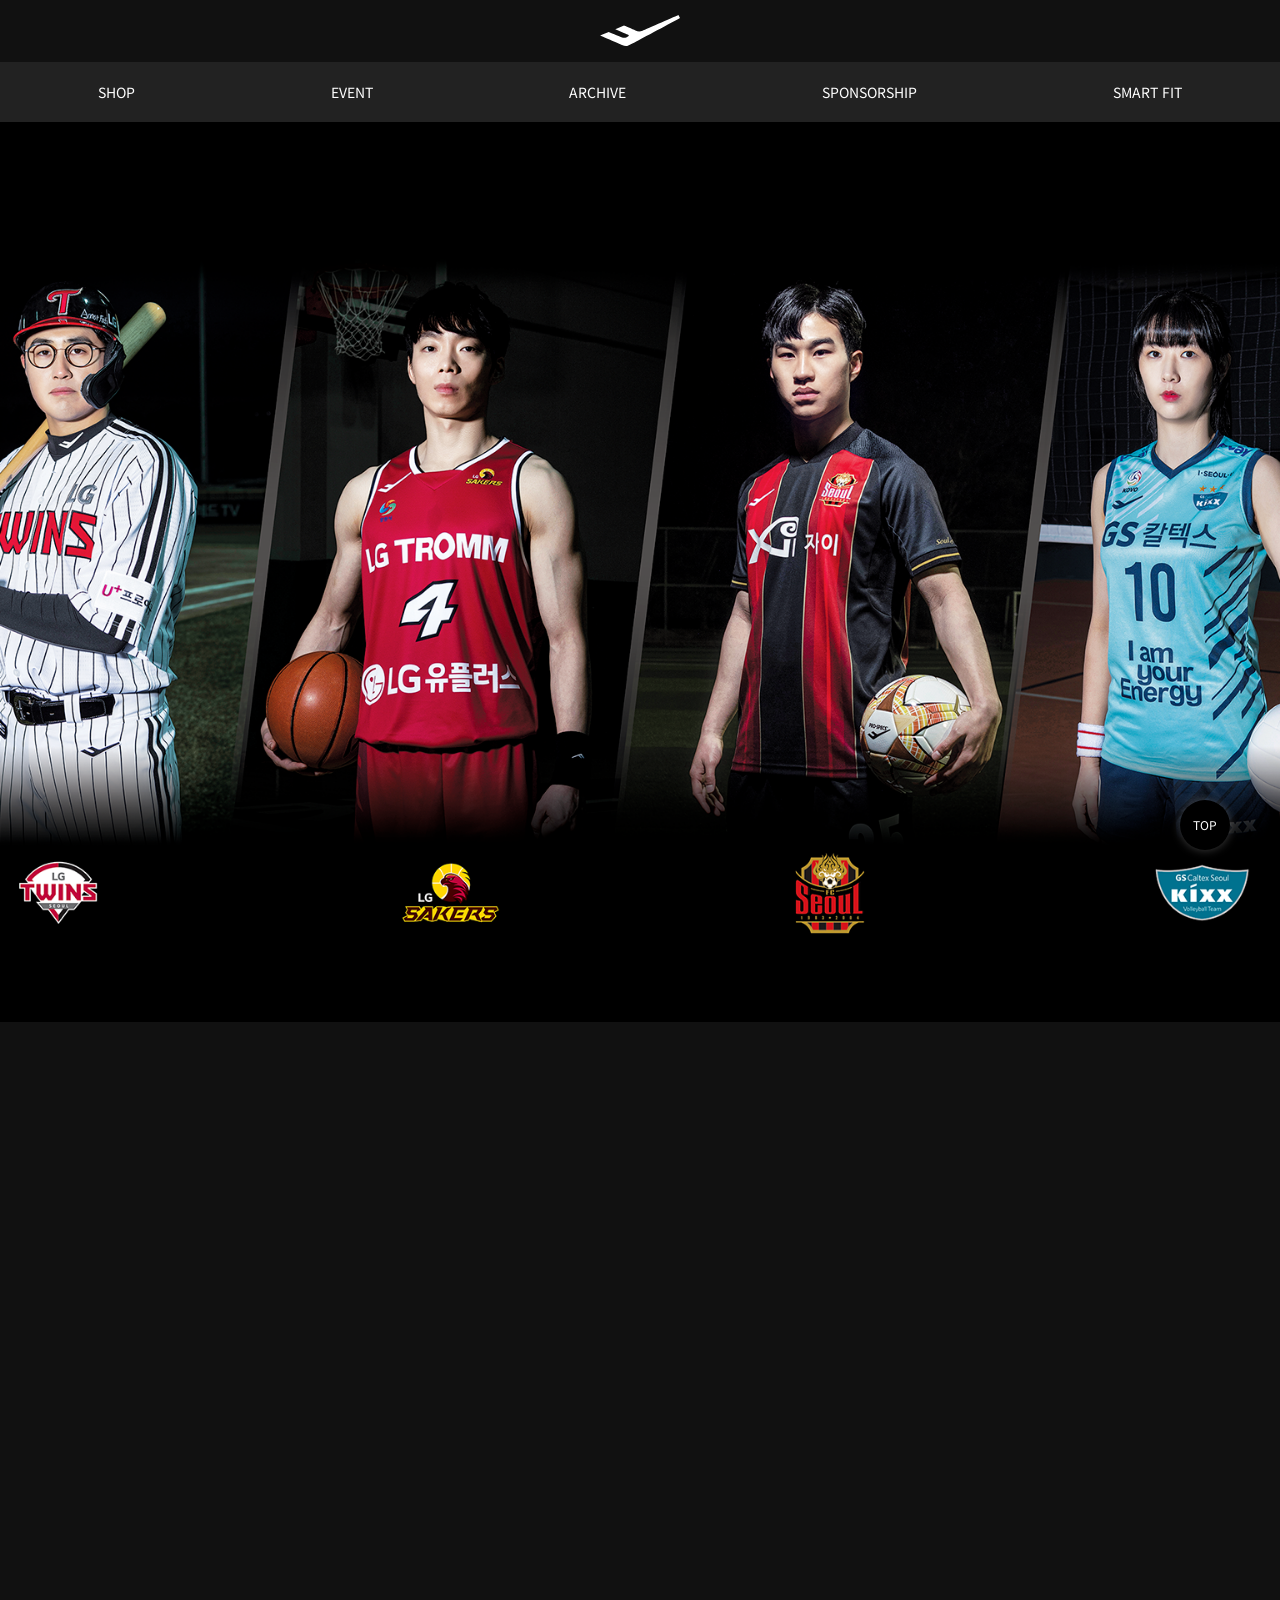
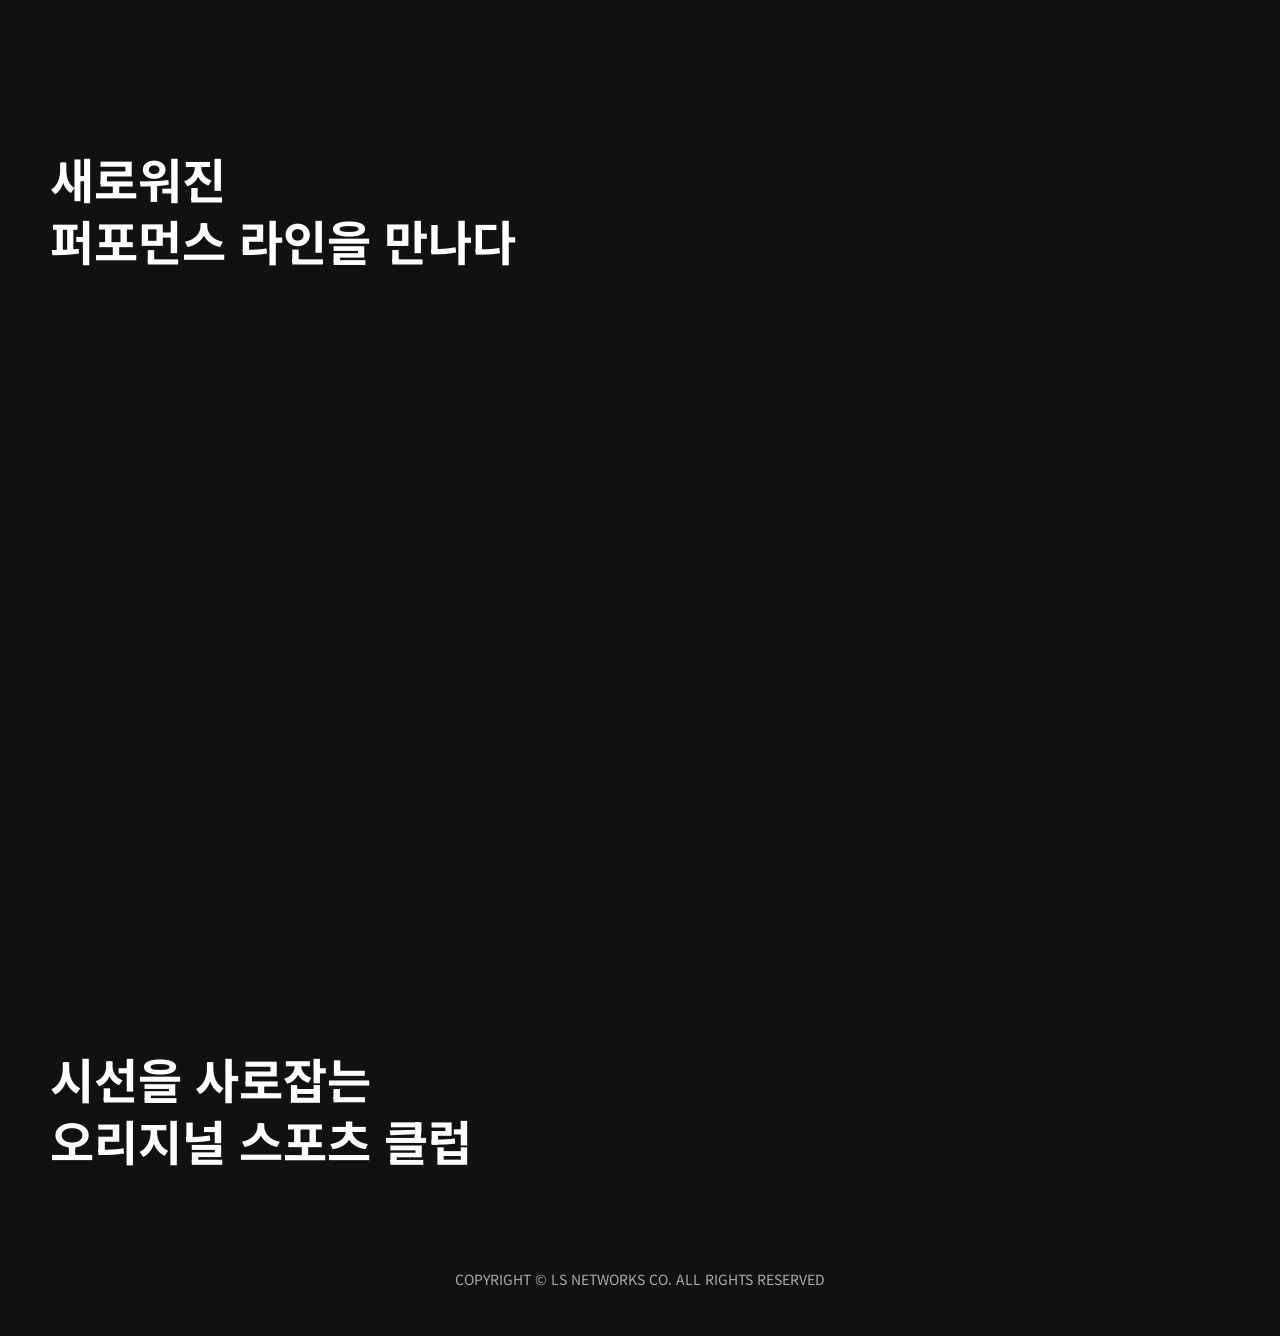
<file: 01-prospecs/index.html>
<!DOCTYPE html>
<html lang="ko">
<head>
    <meta charset="UTF-8">
    <meta http-equiv="X-UA-Compatible" content="IE=edge">
    <meta name="viewport" content="width=device-width, initial-scale=1.0">
    <title>프로스펙스</title>
    <link rel="shortcut icon" href="./images/logo.svg" type="image/x-icon">
    <link rel="stylesheet" href="reset.css">
    <style>
        body, html {
            background-color:#111;
            scroll-behavior: smooth;
        }
        /* Firefox */
        html {scrollbar-width: 10px;;scrollbar-color: #222 #e73b3b;}
        /* Opera */
        html::-o-scrollbar {width: 10px;}
        html::-o-scrollbar-thumb {background-color: #222;border-radius: 5px;}
        /* Chrome, Safari, Edge 등 웹킷 기반 브라우저 */
        ::-webkit-scrollbar {width: 10px;}
        ::-webkit-scrollbar-track {box-shadow: inset 0 0 5px rgba(0, 0, 0, 0.3);}
        ::-webkit-scrollbar-thumb {background-color: #222;border-radius: 5px;}
        #top_btn {
            width:50px; line-height:50px; display:block; font-size:0.75rem;
            border-radius:50%; text-align:center;
            position:fixed; right:50px; bottom:50px; z-index:999;
            background:#000; color:#fff;
            box-shadow:0 0 10px rgba(255,255,255,0.25);
        }
        /* 헤더, 메인, footer, nav을 그룹으로 묶어서 최소너비크기 1000px으로 설정해서 1000px 이하로 작아지지 않게 함  */
        header,main,footer,nav {min-width:1000px;}
        header {text-align:center; padding:15px 0;}
        header img {width:80px;}
        nav {
            width:100%; margin:0 auto; background:#222;
            display:flex; justify-content:space-around; 
            /* -----------스크롤 내릴 시 내비고정 css */
            position:sticky; top:0; z-index: 900;
        }
        nav a {position:relative; display:inline-block; line-height:60px; padding:0 20px; color:#fff; font-size:0.875rem;}
        nav a::after {display:block; position:absolute; content:''; background:#e73b3b; width:100%; height:1px; bottom:1px; left:0; display:none;}/* a 아래에 밑줄 가로 부모따르고 세로 1px display:none; */
        nav a:hover {color:#e73b3b;} /* a에 마우스를 올리명 a의 글자색이 빨강 */
        nav a:hover::after {display:block;}/* a에 마우스를 올리면 after가 display:block; */
        main {}
        main section {
            height:100vh; /* vh 뷰포트 높이 (뷰포트 = 사용자가 보는 화면 높이) */
            background-size:cover;
            background-position:center;
            position:relative;
            /* background section 선택자로 전체 섹션 이미지 동일하게 관리  */
        }
        /* nth로 나눈이유는 이미지를 다르게 넣기 위해 */
        main section:nth-child(1) {background-image:url(images/optimize1.png);}
        main section:nth-child(2) {
            background-image:url(https://images.unsplash.com/photo-1566932769119-7a1fb6d7ce23?q=80&w=1470&auto=format&fit=crop&ixlib=rb-4.1.0&ixid=M3wxMjA3fDB8MHxwaG90by1wYWdlfHx8fGVufDB8fHx8fA%3D%3D);
            background-attachment: fixed;
        }
        main section:nth-child(3) {background-image:url(https://images.unsplash.com/photo-1461896836934-ffe607ba8211?q=80&w=1470&auto=format&fit=crop&ixlib=rb-4.1.0&ixid=M3wxMjA3fDB8MHxwaG90by1wYWdlfHx8fGVufDB8fHx8fA%3D%3D);}
        main section h2 {/* absolute사용된 이유 글자(화면이 작아지든 크든) 왼쪽아래로 넣기 위해서 */
            position:absolute; left:50px; bottom:50px;
            font-size:3rem; font-weight:700; line-height:1.3; color:#fff;
        }
        footer {font-size:0.875rem; color:#aaa; text-align:center; padding:50px 0;}
    </style>
</head>
<body>
    <a href="#2" id="top_btn">TOP</a>
    <!-- 위 top 버튼(CTA) 클릭 시 section2번 위치로 이동하기 -->
    <header>
        <h1><img src="images/logo.svg" alt="프로스펙스"></h1>
    </header>
    <nav>
        <a href="#shop" >SHOP</a>
        <a href="#club">EVENT</a>
        <a href="#">ARCHIVE</a>
        <a href="#">SPONSORSHIP</a>
        <a href="#">SMART FIT</a>
    </nav>
    <main>
        <section id="shop"></section>
        <section id="2"><h2>새로워진<br>퍼포먼스 라인을 만나다</h2></section>
        <section id="club"><h2>시선을 사로잡는<br>오리지널 스포츠 클럽</h2></section>
    </main>
    <footer>COPYRIGHT &copy; LS NETWORKS CO. ALL RIGHTS RESERVED
    </footer>
</body>
</html>
</file>
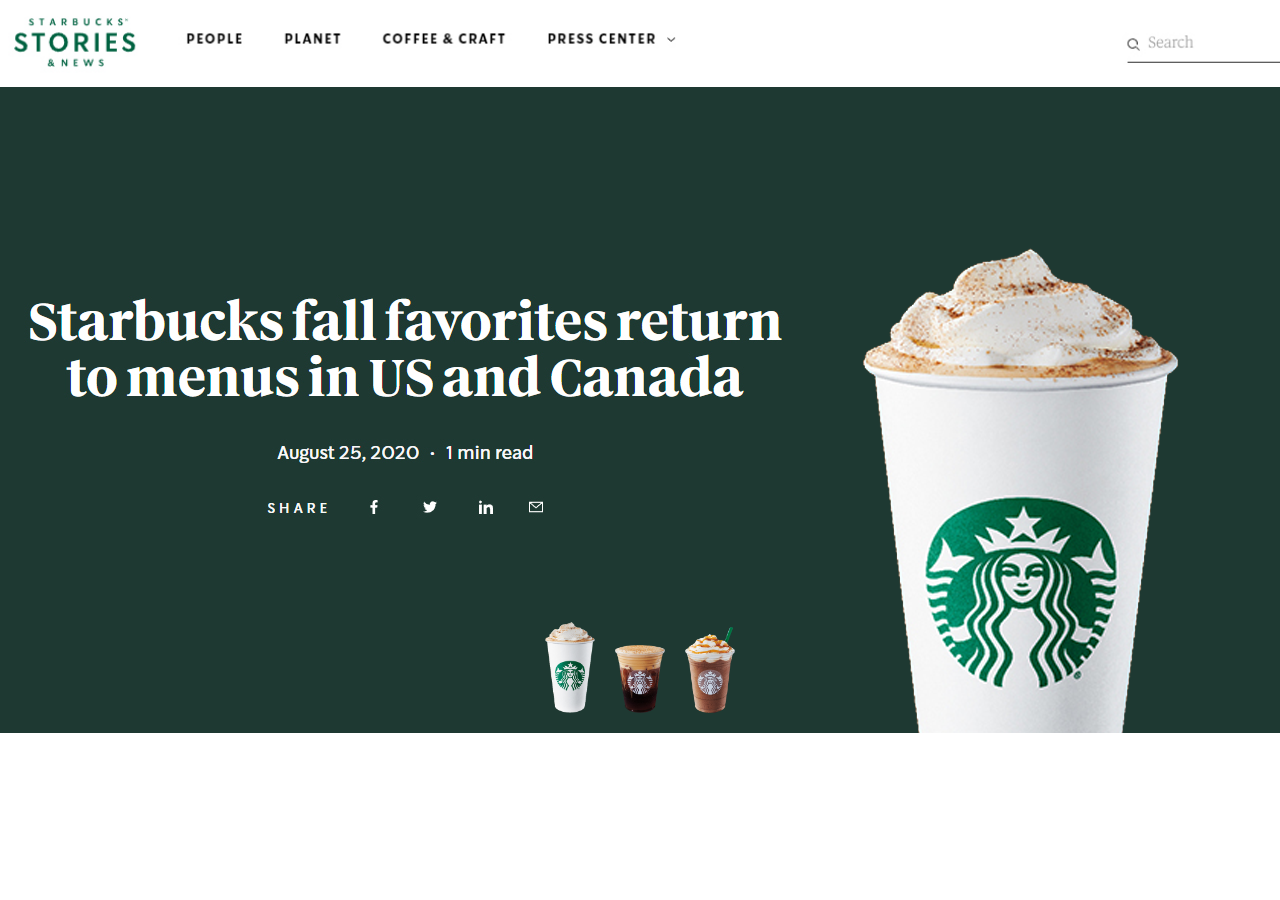
<file: 02-starbucks-hero/index.html>
<!DOCTYPE html>
<html lang="ko">
<head>
    <meta charset="UTF-8">
    <meta http-equiv="X-UA-Compatible" content="IE=edge">
    <meta name="viewport" content="width=device-width, initial-scale=1.0">
    <title>스타벅스 코리아</title>
    <link rel="stylesheet" href="reset.css">
    <style>
        header, #v_c {width:1400px; margin:0 auto;}
        header img {width:100%;}
        #visual {
            background:#1e3932; padding:200px 0;
            position:relative; overflow:hidden;
        }
        #v_img {
            position:absolute; right:100px; bottom:-100px;
        }
        #v_btn {
            position:absolute; left:0; bottom:20px; width:100%;
            display:flex; justify-content: center;
        }
        #v_btn a {
            width:50px; margin:0 10px; 
            display:flex; align-items:flex-end;
            
        }
        #v_btn a:hover img {
            transform:translateY(-50px) ;
        }
        #v_btn a img {width:100%; transition:transform 0.5s;}
    </style>
    <script>
        window.onload=function(){

            

        }//e:onload
    </script>
</head>
<body>
    <div id="wrap">
        <header><img src="coffee_images/starbucks_header.jpg" alt=""></header>
    </div>
    <div id="visual">
        <div id="v_c">
            <img src="coffee_images/starbucks_title.jpg" alt="">
        </div>
        <div id="v_img">
            <img src="coffee_images/starbucks1.png" alt="" id="starbucks_img">
        </div>
        <div id="v_btn">
            <a href="#"><img src="coffee_images/starbucks1.png" alt=""></a>
            <a href="#"><img src="coffee_images/starbucks2.png" alt=""></a>
            <a href="#"><img src="coffee_images/starbucks3.png" alt=""></a>
        </div>
    </div>
</body>
</html>
</file>
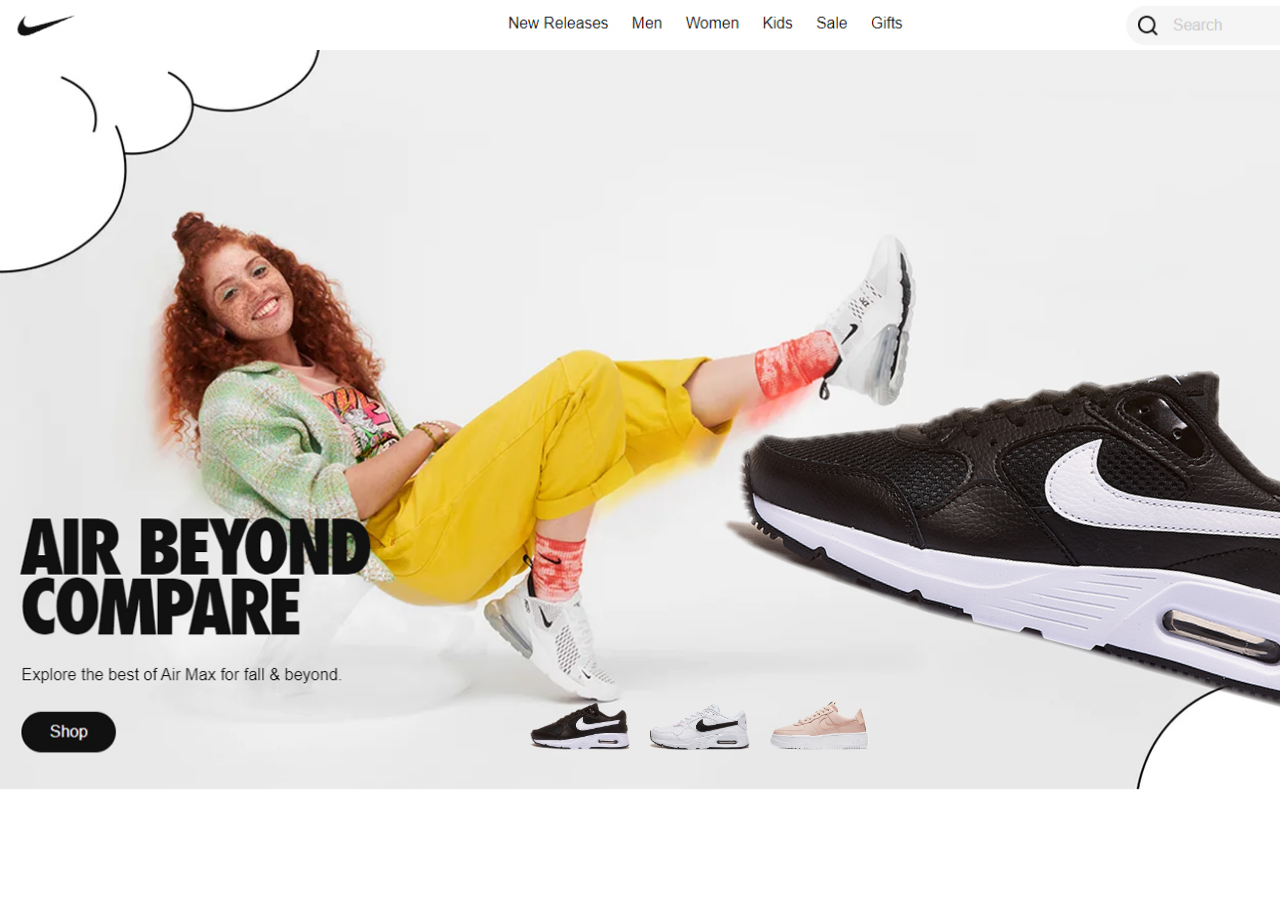
<file: 03-nike/index.html>
<!DOCTYPE html>
<html lang="ko">
<head>
    <meta charset="UTF-8">
    <meta http-equiv="X-UA-Compatible" content="IE=edge">
    <meta name="viewport" content="width=device-width, initial-scale=1.0">
    <title>나이키</title>
    <link rel="stylesheet" href="reset.css">
    <style>
        header, #v_c {width:1400px; margin:0 auto;}
        header img {width:100%;}
        #visual {
            background:url(images/nike_bg.jpg) no-repeat center; 
            width: 1400px; height: 750px; margin:0 auto;
            background-size: auto 100%;
            position:relative; overflow:hidden;
        }
        #v_img {
            position: absolute;
            right: 0px;
            bottom: 150px;
            
            transform: rotate(15deg);
        }
        #v_btn {
            position:absolute; left:0; bottom:50px; width:100%;
            display:flex; justify-content: center;
        }
        #v_btn a {
            width:100px; margin:0 10px; 
            display:flex; align-items:flex-end;
        }
        #v_btn a img {width:100%; transform-origin:right bottom; transition:transform 0.3s;}
        #v_btn a:hover img {
            transform: rotate(15deg);
        }
    </style>
    <script>
        window.onload=function(){

            

        }//e:onload
    </script>
</head>
<body>
    <div id="wrap">
        <header><img src="images/nike_header.jpg" alt=""></header>
    </div>
    <div id="visual">
        <div id="v_img">
            <img src="images/nike1.png" alt="" id="nike_img">
        </div>
        <div id="v_btn">
            <a href="#"><img src="images/nike1.png" alt=""></a>
            <a href="#"><img src="images/nike2.png" alt=""></a>
            <a href="#"><img src="images/nike3.png" alt=""></a>
        </div>
    </div>
</body>
</html>
</file>
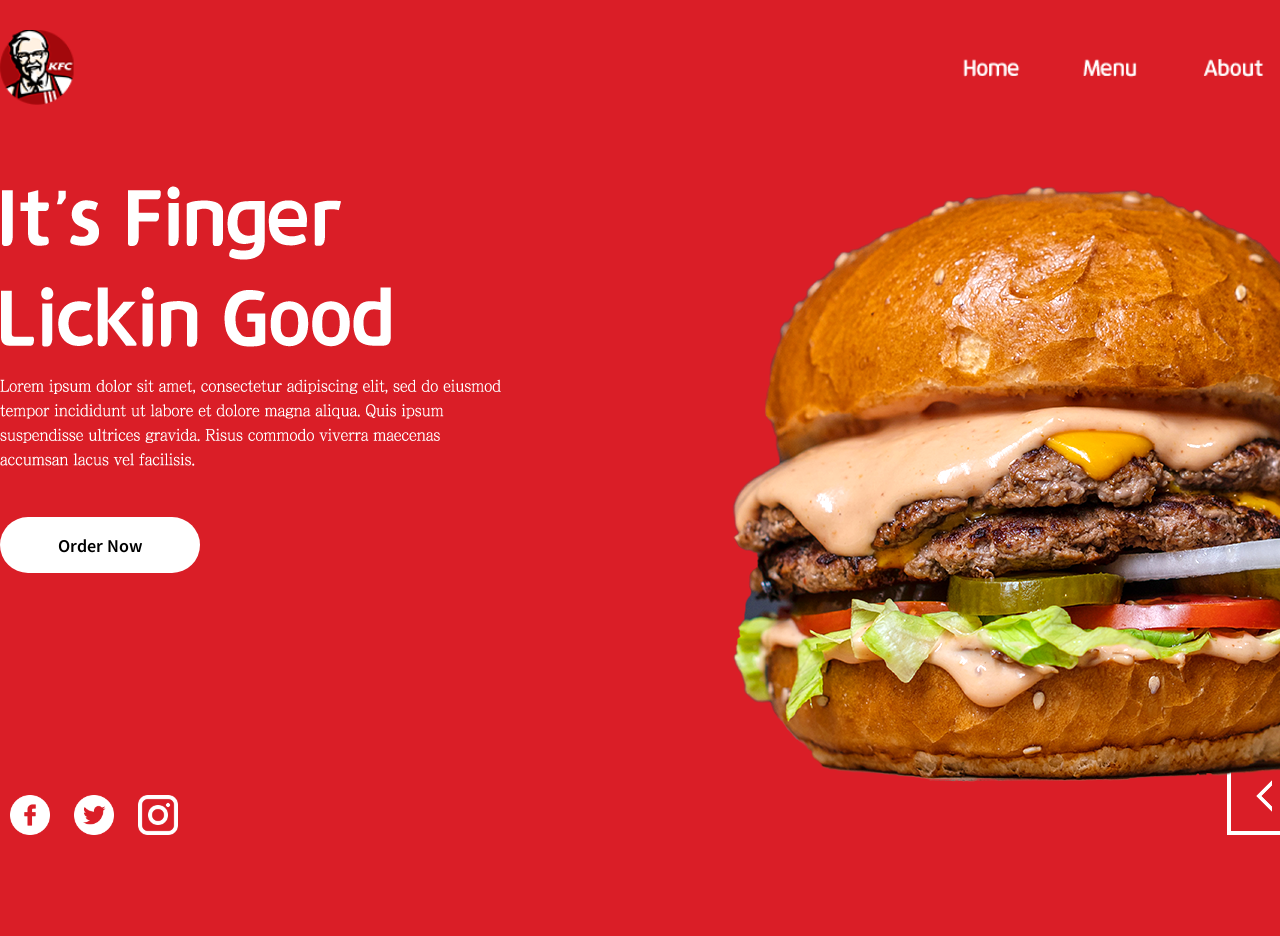
<file: 04-kfc/index.html>
<!DOCTYPE html>
<html lang="ko">
<head>
    <meta charset="UTF-8">
    <meta http-equiv="X-UA-Compatible" content="IE=edge">
    <meta name="viewport" content="width=device-width, initial-scale=1.0">
    <title>KFC</title>
    <link rel="stylesheet" href="reset.css">
    <style>
        body, html {background:#da1e27;}
        header, main {width:1400px; margin:0 auto;}
        header {padding:30px 0;}
        header img {width:100%;}
        main {height:800px; position:relative; display:flex; justify-content:space-between; padding:50px 0 0;}
        main .txt #order {
            background:#fff; border-radius:50px; text-align:center; padding:20px 0;
            display:inline-block; margin-top:50px; font-weight:600;
            width:200px; color:#000;
        }
        main .txt #order:hover {
            color:#da1e27; width:250px; box-shadow: 0 0 10px #fff;
        }
        #sns {position:absolute; left:0; bottom:100px;}
        #sns a {
            display:inline-block; width:40px; margin:0 10px;
            position:relative; top:0;
        }
        #sns a:hover img {
            transform: translateY(-25px);
        }
        #sns a img {width:100%; transition:transform 0.5s;}
        #dynamic #img {position:relative; z-index: 100;}
        #dynamic .img #big {}
        #dynamic #btn {display:flex; position:absolute; right:0; bottom:100px; z-index:10;}
        #dynamic #btn a {margin:0 5px;}
        #dynamic #btn a#prev { }
        #dynamic #btn a#next {rotate:180deg;}
    </style>
    <script>
        window.onload=function(){

            const bigImg = document.querySelector('#big');
            const prevBtn = document.querySelector('#prev');
            const nextBtn = document.querySelector('#next');
            console.log(bigImg,prevBtn,nextBtn);

            // 이전버튼을 누르면 감자튀김
            prevBtn.addEventListener('click',bigImgSrc1);
            function bigImgSrc1(){
                bigImg.src = './images/menu2.png';
            }
            nextBtn.addEventListener('click',bigImgSrc2);
            function bigImgSrc2(){
                bigImg.src = './images/menu3.png';
            }
            // 다음버튼을 누르면 치즈버거

        }//e:onload
    </script>
</head>
<body>
    <div id="wrap">
        <header><img src="images/kfc_header.png" alt=""></header>
        <main>
            <div class="txt">
                <p><img src="images/sub_title.png" alt=""></p>
                <a href="#" id="order">Order Now</a>
            </div>
            <div id="sns">
                <a href="#"><img src="images/facebook.png" alt=""></a>
                <a href="#"><img src="images/twitter.png" alt=""></a>
                <a href="#"><img src="images/instagram.png" alt=""></a>
            </div>
            <div id="dynamic">
                <div id="img">
                    <img src="images/menu1.png" alt="" id="big">
                </div>
                <div id="btn">
                    <a href="#" id="prev"><img src="images/prev_next.png" alt=""></a>
                    <a href="#" id="next"><img src="images/prev_next.png" alt=""></a>
                </div>
            </div>
        </main>
    </div>
</body>
</html>
</file>
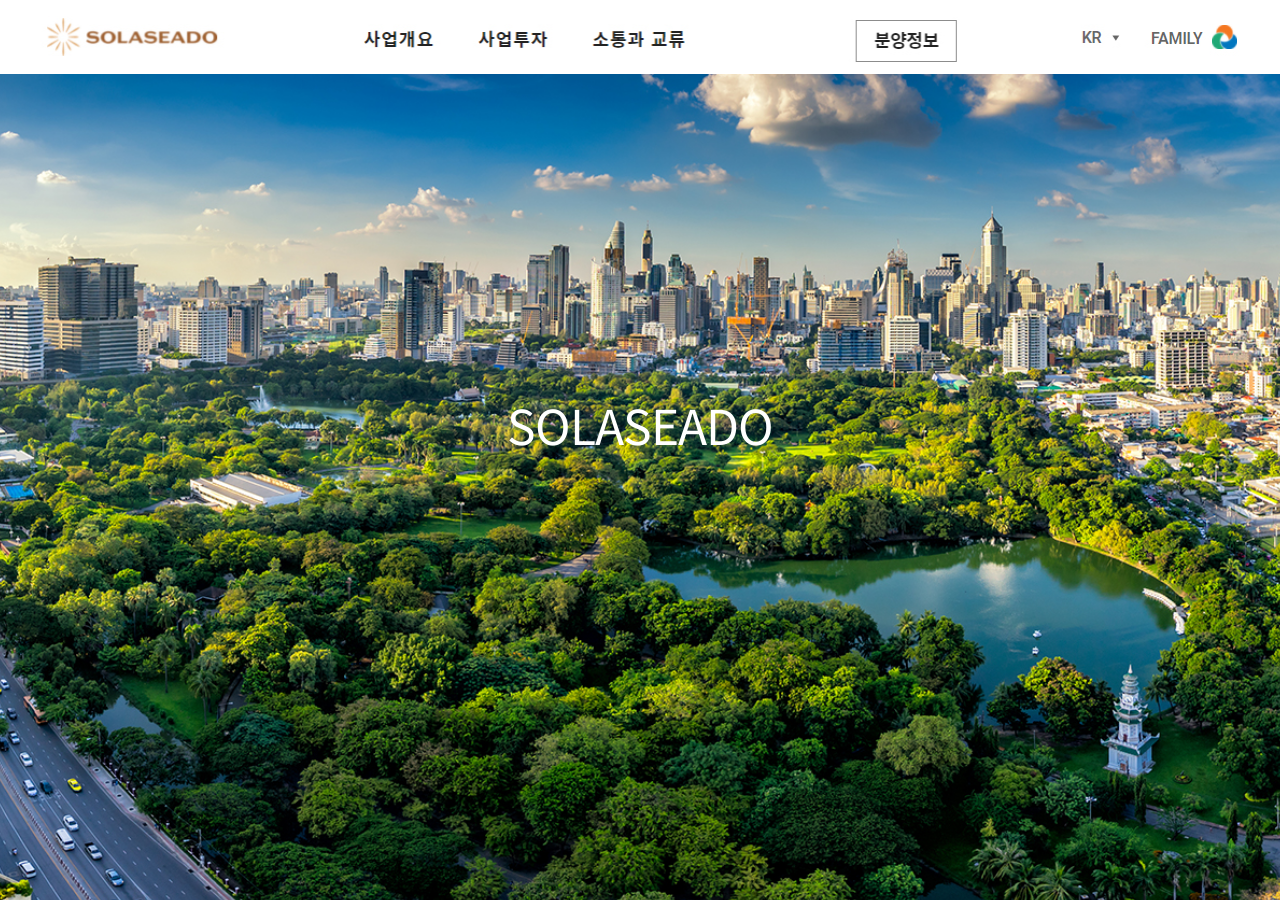
<file: 06-sola/index.html>
<!DOCTYPE html>
<html lang="ko">
<head>
    <meta charset="UTF-8">
    <meta http-equiv="X-UA-Compatible" content="IE=edge">
    <meta name="viewport" content="width=device-width, initial-scale=1.0">
    <title>태양의 도시 솔라시도</title>
    <link rel="stylesheet" href="reset.css">
    <style>
        body, html {
            font-family:'Noto Serif KR', serif;
            width:100%; height:100%; overflow:hidden;
        }
        /* design */
        .h_bg {background:#fff; position:fixed; left:0; top:0; width:100%; z-index:999;}
        .h_bg header {width:1200px; margin:0 auto;}
        .h_bg header img {width:100%;}
        .slide_wrap {max-width:1920px;}
        .slide_wrap .slide_c {position:relative;}
        .slide_wrap .slide_c .slide {
            position:absolute; left:0; top:0;
            width:100%; height:100vh;
            background-position:center;
            opacity:0; transition:opacity 0.5s;
            
        }
        .slide_wrap .slide_c .slide1 {
            background-image:url(images/bg1.jpg); 
            background-size: auto 130%;
            opacity:1; animation: bg 5s infinite alternate;

            
        }
        .slide_wrap .slide_c .slide2 {background-image:url(images/bg2.jpg);}
        .slide_wrap .slide_c .slide3 {background-image:url(images/bg3.jpg);}
        .slide_wrap .slide_c .slide p {
            text-align:center; color:#fff;
            font-size:3rem; letter-spacing:-1px;
            position:relative; top:400px;
            animation: txt 2s infinite alternate;
        }
        /* class */

        /* animation */
        @keyframes bg{
            0% {background-size:auto 130%;}
            100% {background-size:auto 140%;}
        }
        @keyframes txt {
            0% {opacity: 0; top:450px; font-size:3rem;}
            100% {opacity: 1; top:400px; font-size:3.5rem;}
        }
    </style>
    <script>
        window.onload=function(){

            

        }//e:onload
    </script>
</head>
<body>
    <div class="h_bg">
        <header>
            <img src="images/header.jpg" alt="">
        </header>
    </div>
    <div class="slide_wrap">
        <div class="slide_c">
            <div class="slide slide1"><p>SOLASEADO</p></div>
            <div class="slide slide2"><p>햇빛과 함께 행복을 꿈꾸는,</p></div>
            <div class="slide slide3"><p>솔라시도의 도전이 시작됩니다.</p></div>
        </div>
    </div>
</body>
</html>
</file>
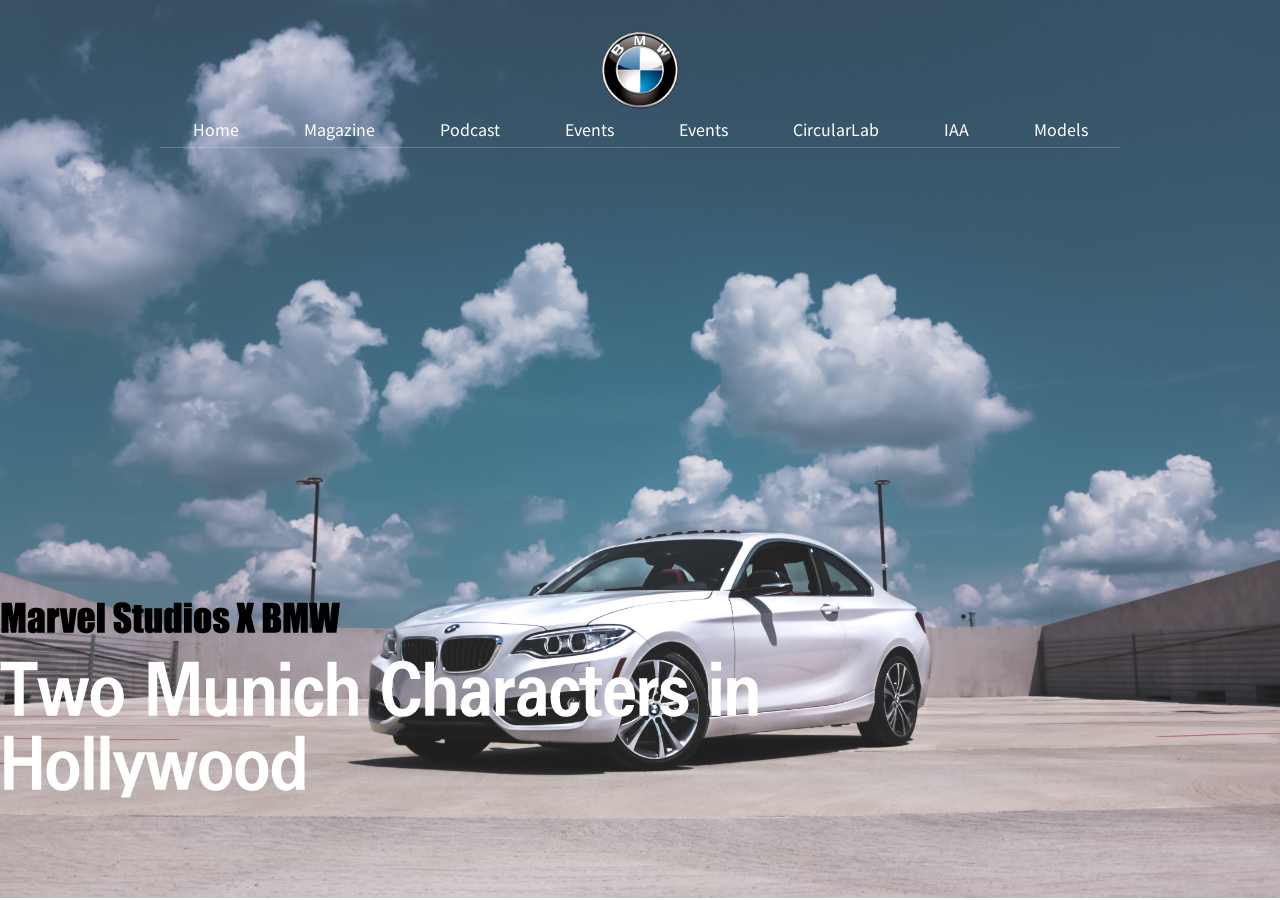
<file: 08-bmw/index.html>
<!DOCTYPE html>
<html lang="ko">
<head>
    <meta charset="UTF-8">
    <meta http-equiv="X-UA-Compatible" content="IE=edge">
    <meta name="viewport" content="width=device-width, initial-scale=1.0">
    <title>BMW 코리아</title>
    <link rel="stylesheet" href="reset.css">
    <style>
        #wrap {
            width:100%; /* height:100vh; */
            background:url(images/bmw_bg.jpg);
            background-position: center 70%;
            background-size:cover;
            position:relative;
        }
        header {
            width:1200px; margin:0 auto; padding:30px 0;
        }
        header h1 {width:80px; margin:0 auto;}
        header h1 img {width:100%;}
        header nav {
            border-bottom:1px solid rgba(255,255,255,0.2);
            width:80%; margin:0 auto; display:flex; justify-content:space-around;
        }
        header nav a {color:#fff; padding:10px 0; position:relative; }
        /* border는 단순 시각적인 밑줄 디자인일뿐 */
        header nav a::after {
            content:''; display:block; 
            width:100%; height:2px; background:#cae4ff;
            position:absolute; bottom:-1px; 
            transform: scale(0);/* 중심 기준으로 x축 크기 0 설정 (처음숨기기) */
            transition:transform 0.3s;
        }
        /* 중심축 특징으로 애니메이션 적용할 떈 항상 transform 속성 사용하기 */
        /* 크기 (scale) 이동(translate) 회전(rotate) 기울기(skew) */
        header nav a:hover::after {
            transform: scale(1);
            /* transform은 변형(크기,이동,회전,기울기)속성일뿐 애니메이션 속성 아님 */
            /* 사용자 이벤트와 함께 변경되는 CSS속성 애니메이견은 transition */
            /* 이벤트와 관계없이 자동 실행되는 CSS 속성 애니메니션은 keyframes, animation */
        }
        main {position:relative; width:1400px; height:80vh; margin:0 auto;}
        main img {
            position:absolute; left:0; bottom:100px;
        }

    </style>
    <script>
        window.onload=function(){

        }//e:onload
    </script>
</head>
<body>
    <div id="wrap">
        <header>
            <h1><img src="images/bmw_logo.png" alt=""></h1>
            <nav>
                <a href="#">Home</a>
                <a href="#">Magazine</a>
                <a href="#">Podcast</a>
                <a href="#">Events</a>
                <a href="#">Events</a>
                <a href="#">CircularLab</a>
                <a href="#">IAA</a>
                <a href="#">Models</a>
            </nav>
        </header>
        <main>
            <img src="images/sub_title.png" alt="">
        </main>
    </div>
</body>
</html>
</file>
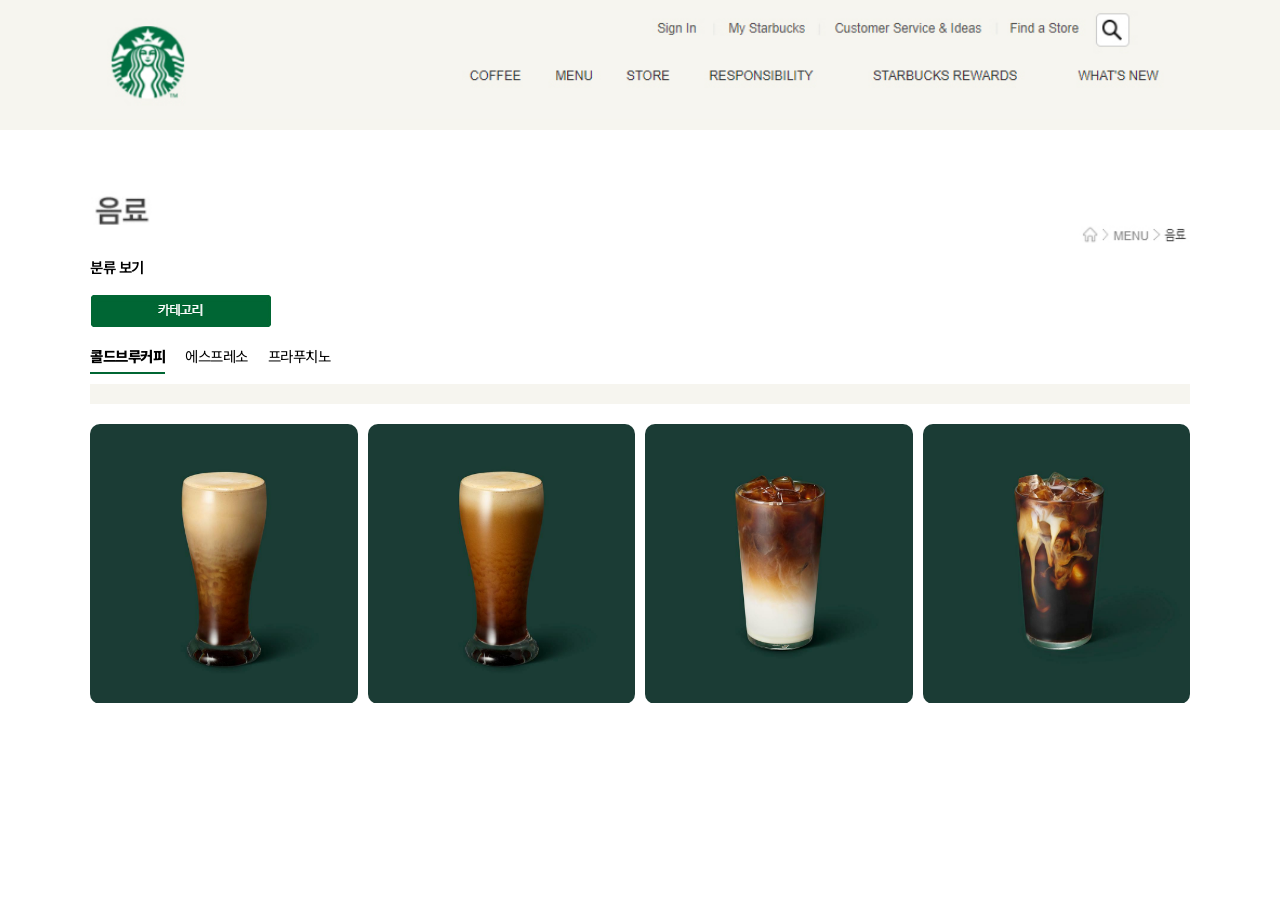
<file: 09-starbucks_details/index.html>
<!DOCTYPE html>
<html lang="ko">
<head>
    <meta charset="UTF-8">
    <meta http-equiv="X-UA-Compatible" content="IE=edge">
    <meta name="viewport" content="width=device-width, initial-scale=1.0">
    <title>음료 | 스타벅스 코리아</title>
    <link rel="stylesheet" href="reset.css">
    <style>
        /* design */
        #h_bg {background:#f6f5ef;}
        #h_bg header {width:1100px; margin:0 auto; padding:10px 0;}
        #h_bg header img {width:100%;}
        /* 메인 */
        main {width:1100px; margin:50px auto 0;}
        main .title img {width:100%;}
        main .sub_title {padding:0 0 20px; font-size:0.91rem; font-weight:600; letter-spacing:-0.5px;}
        /* 콜드브루~프라푸치노 카테고리메뉴  */
        main .category_menu {
            display:flex; justify-content:flex-start;
            padding:20px 0;
        }
        main .category_menu a {position:relative; font-size:0.91rem; letter-spacing:-0.5px;}
        main .category_menu a:nth-child(even) {margin:0 20px;}
        /* 커피메뉴리스트 */
        #menu_title {
            margin-bottom:20px; padding:10px;
            background: #f6f5ef; font-size:0.875rem; letter-spacing:-1px;
            display:flex; align-items:center;
        }
        #menu_title span {font-weight:800;}
        #menu_title img {padding:0 10px;}
        /* 메뉴내용 */
        .menu_contents {position:relative;}
        .menu_contents .menu {
            display:flex; justify-content:space-between;
            /* (위) .menu>a*4 옆으로 (row) 양쪽끝(s-b)으로 정렬속성 */
            position:absolute; left:0; top:0;
            /* (위) .menu_contents 부모기준 형제(menu*3개와 겹치는 정렬) */
            display:none;
        }
        .menu_contents .menu1 {display:flex;}
        /* .menu_contents .menu2 {display:flex;} */
        /* .menu_contents .menu3 {display:flex;} */
        .menu_contents .menu a {
            margin-right:10px; overflow:hidden; position:relative;
            border-radius:10px; 
        }
        .menu_contents .menu a:hover .info {
            /* display: block; */
            opacity: 1;
        }
        .menu_contents .menu a:last-child {margin-right:0}
        .menu_contents .menu a img {width:100%;}
        /* 커피정보 */
        .menu_contents .menu .info {
            background:rgba(0,102,51,0.8); /*#006633 == rgb(0,102,051)*/
            color:#fff;
            width:100%; height:100%; display:block;
            position:absolute; left:0; top:0;
            text-align:center;opacity: 0;
            transition:opacity 0.5s;
        }
        .menu_contents .menu .info span:first-child {padding-top:40%;}
        .menu_contents .menu .info span {
            display:block; font-weight: 600;
            line-height:1.5; color:#fff;
        }
        /* active class + animation */
        .active {font-weight:800;}
        .active::after {
            content:''; display:block;
            width:100%; height:2px; background:#006633;
            position:absolute; bottom:-10px; left:0;
        }
    </style>
    <script>
        window.onload=function(){

            // 자바스크립트 작성위치
            const coldBrewMenu = document.querySelector('.category_menu a:nth-child(1)');
            const esprossoMenu = document.querySelector('.category_menu a:nth-child(2)');
            const frappuMenu = document.querySelector('.category_menu a:nth-child(3)');
            
            const coldBrewContent = document.querySelector('.menu_contents .menu1');
            const esprossoContent = document.querySelector('.menu_contents .menu2 ');
            const frappuContent = document.querySelector('.menu_contents .menu3');

            console.log(coldBrewMenu,esprossoMenu,frappuMenu);
            console.log(coldBrewContent ,esprossoContent ,frappuContent );

            coldBrewMenu.addEventListener('click',coldUp);
            esprossoMenu.addEventListener('click',esUp);
            frappuMenu.addEventListener('click',fraUp);

            function allHide(){
                coldBrewContent.style.display='none';
                esprossoContent.style.display='none';
                frappuContent.style.display='none';
            }

            function coldUp(){
                allHide()
                coldBrewContent.style.display='flex'
            }
            function esUp(){
                allHide()
                esprossoContent.style.display='flex'
            }
            function fraUp(){
                allHide() 
                frappuContent.style.display='flex'
            }

        }//e:onload
    </script>
</head>
<body>
    <div id="h_bg">
        <header><img src="images/header.jpg" alt=""></header>
    </div>
    <main>
        <div class="title"><img src="images/category.jpg" alt=""></div>
        <div class="sub_title">분류 보기</div>
        <a href="#" class="category"><img src="images/category_title.jpg" alt=""></a>
        <div class="category_menu">
            <a href="#" class="active">콜드브루커피</a>
            <a href="#">에스프레소</a>
            <a href="#">프라푸치노</a>
        </div>
        <div id="menu_title"><!-- javascript --></div>
        <div class="menu_contents">
            <!-- ----------------------------------------------- 콜드브루-->
            <div class="menu menu1">
                <a href="#">
                    <img src="images/menu1-1.jpg" alt="">
                    <span class="info">
                        <span>콜드브루커피</span>
                        <span>50kcal</span>
                    </span>
                </a>
                <a href="#"><img src="images/menu1-2.jpg" alt=""><span class="info"><span>콜드브루커피</span><span>80kcal</span></span></a>
                <a href="#"><img src="images/menu1-3.jpg" alt=""><span class="info"><span>콜드브루커피</span><span>150kcal</span></span></a>
                <a href="#"><img src="images/menu1-4.jpg" alt=""><span class="info"><span>콜드브루커피</span><span>40kcal</span></span></a>
            </div>
            <!-- -----------------------------------------------에스프레소-->
            <div class="menu menu2">
                <a href="#">
                    <img src="images/menu2-1.jpg" alt="">
                    <span class="info">
                        <span>에스프레소</span>
                        <span>50kcal</span>
                    </span>
                </a>
                <a href="#"><img src="images/menu2-2.jpg" alt=""><span class="info"><span>에스프레소</span><span>80kcal</span></span></a>
                <a href="#"><img src="images/menu2-3.jpg" alt=""><span class="info"><span>에스프레소</span><span>150kcal</span></span></a>
                <a href="#"><img src="images/menu2-4.jpg" alt=""><span class="info"><span>에스프레소</span><span>40kcal</span></span></a>
            </div>
            <!-- ----------------------------------------------- 프라푸치노-->
            <div class="menu menu3">
                <a href="#">
                    <img src="images/menu3-1.jpg" alt="">
                    <span class="info">
                        <span>프라푸치노</span>
                        <span>50kcal</span>
                    </span>
                </a>
                <a href="#"><img src="images/menu3-2.jpg" alt=""><span class="info"><span>프라푸치노</span><span>80kcal</span></span></a>
                <a href="#"><img src="images/menu3-3.jpg" alt=""><span class="info"><span>프라푸치노</span><span>150kcal</span></span></a>
                <a href="#"><img src="images/menu3-4.jpg" alt=""><span class="info"><span>프라푸치노</span><span>40kcal</span></span></a>
            </div>
        </div>
    </main>
</body>
</html>
</file>
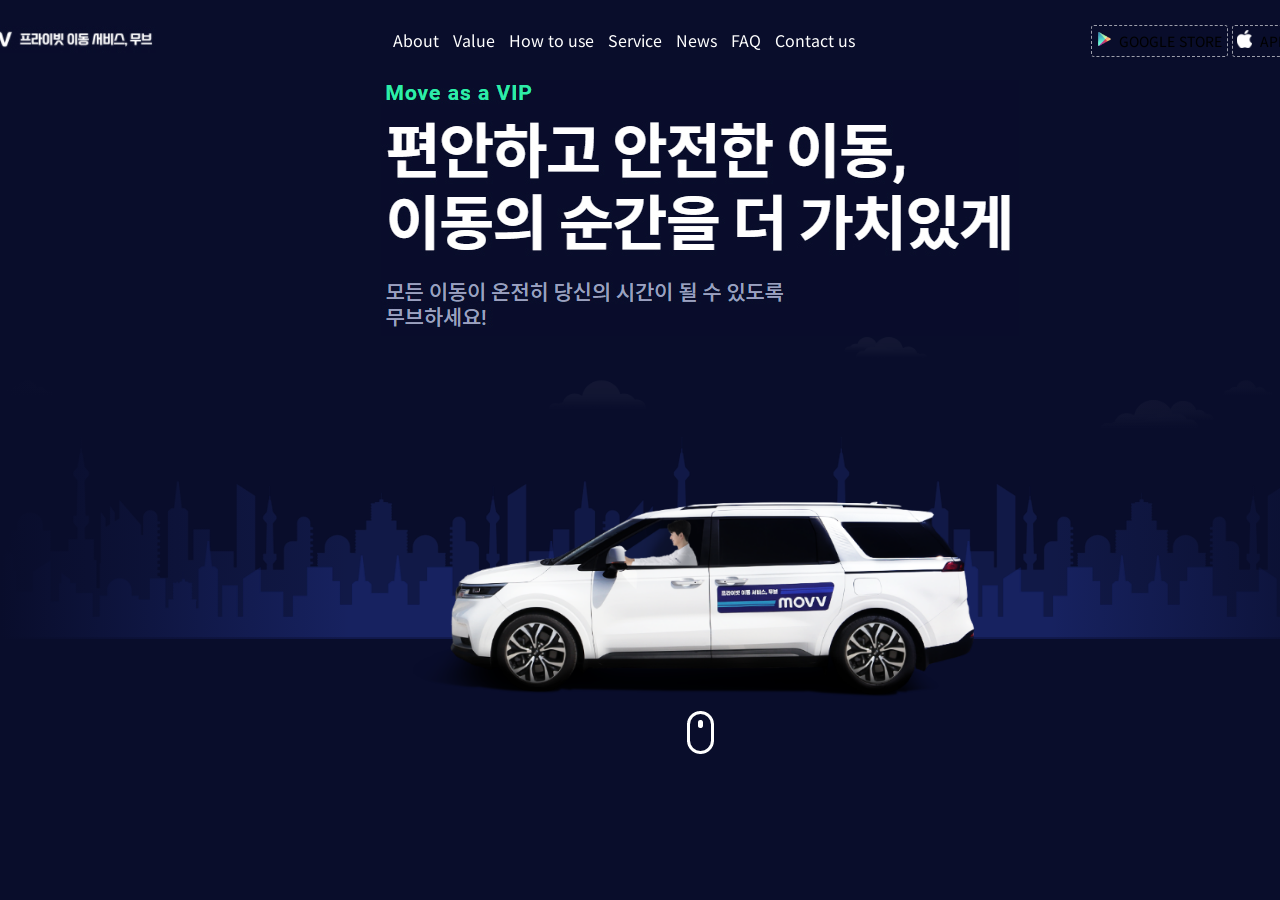
<file: 11-private/index.html>
<!DOCTYPE html>
<html lang="ko">
<head>
    <meta charset="UTF-8">
    <meta http-equiv="X-UA-Compatible" content="IE=edge">
    <meta name="viewport" content="width=device-width, initial-scale=1.0">
    <title>프라이빗 이동 서비스, 무브</title>
    <link rel="stylesheet" href="styles/reset.css">
    <link rel="stylesheet" href="styles/desktop.css">
    <link rel="stylesheet" href="styles/animation.css">
    <script>
        window.onload=function(){

        }//e:onload
    </script>
</head>
<body>
    <!-- rgb(9,13,43) , #1ECC8F-->
    <header>
        <h1><a href="#"><img src="images/logo.jpg" alt="프라이빗 이동 서비스, 무브"></a></h1>
        <nav>
            <a href="#">About</a>
            <a href="#">Value</a>
            <a href="#">How to use</a>
            <a href="#">Service</a>
            <a href="#">News</a>
            <a href="#">FAQ</a>
            <a href="#">Contact us</a>
        </nav>
        <div class="right">
            <a href="#">GOOGLE STORE</a>
            <a href="#">APP STORE</a>
        </div>
        <div class="mobile_nav_icon">
            <a href="#"><img src="images/btn_mobile_menu_w.png" alt=""></a>
        </div>
    </header>
    <main>
        <section class="txt">
            <img src="images/title.jpg" alt="편안하고 안전한 이동..">
        </section>
        <div class="bg_wrap">
            <div class="bg bg1"><!-- <img src="images/bg_cloud.png" alt=""> --></div>
            <div class="bg bg2"><!--<img src="images/bg_city1.png" alt=""> --></div>
            <div class="bg bg3"><!-- <img src="images/bg_city2.png" alt=""> --></div>
        </div>
        <!-- <ul class="car_list">
            <li><em>전세계 운행중인 도시</em><span>11개국 40여개 도시</span></li>
            <li><em>누적 이용고객</em><span>50,000명 이상</span></li>
            <li><em>누적 주행거리</em><span>1,000,000km 이상</span></li>
        </ul> -->
        <div class="car">
            <img src="images/img_car.png" alt="" id="car">
            <img src="images/img_tire.png" alt="" id="left_tire">
            <img src="images/img_tire.png" alt="" id="right_tire">
        </div>
        <div class="scroll">
            <img src="images/scroll.png" alt="">
        </div>
    </main>
</body>
</html>
</file>
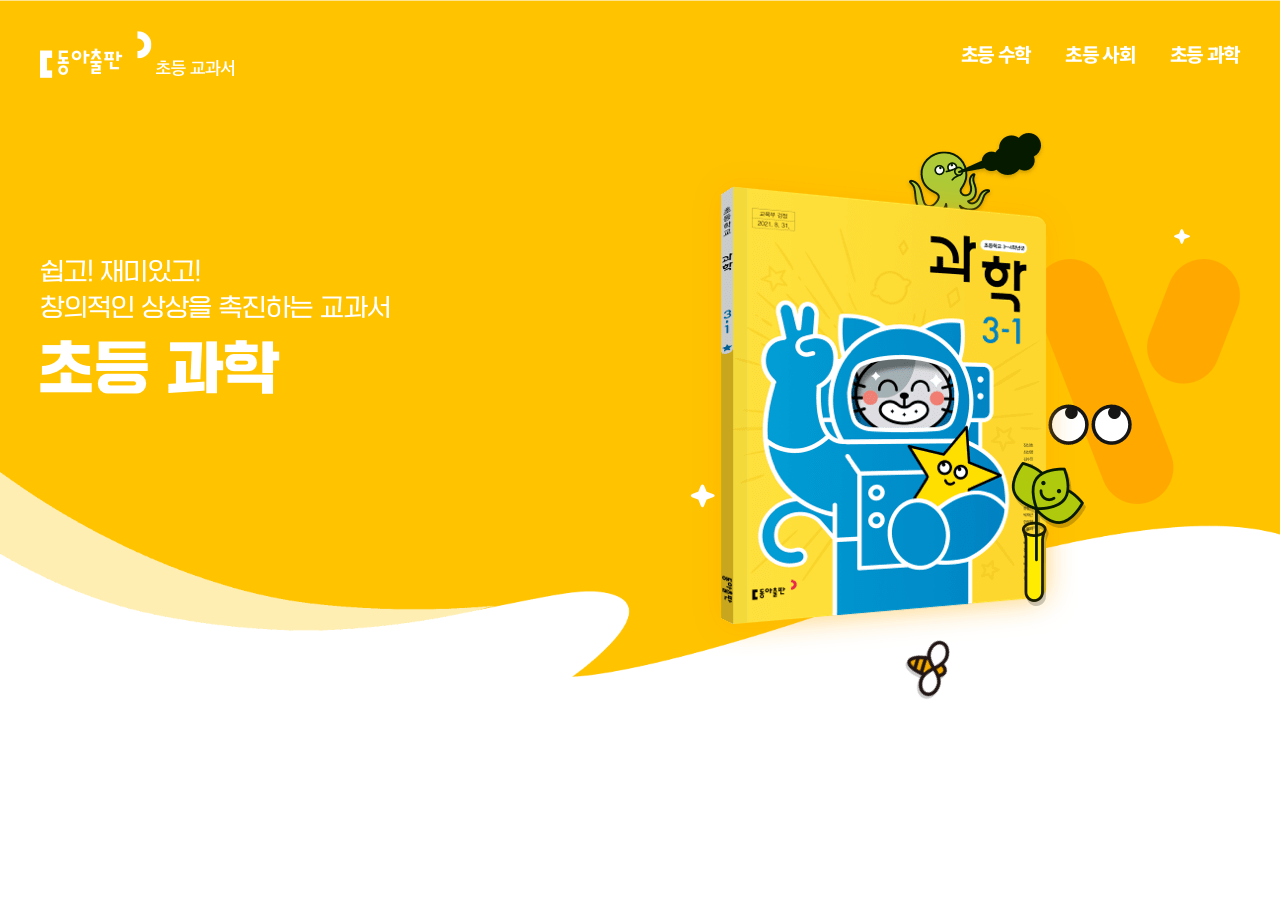
<file: 07-math/do_index.html>
<!DOCTYPE html>
<html lang="ko">
<head>
    <meta charset="UTF-8">
    <meta http-equiv="X-UA-Compatible" content="IE=edge">
    <meta name="viewport" content="width=device-width, initial-scale=1.0">
    <title>새로운 동아출판 초등교과서</title>
    <link rel="stylesheet" href="reset.css">
    <style>
        body {
            background:url(images4/main-bg5.png) no-repeat center top;
            background-size:1920px auto;
        }
        header {
            width:1200px; margin:0 auto; padding:30px 0;
            display:flex; justify-content:space-between; align-items:center;
        }
        header nav a {
            letter-spacing:-1.3px; color:#fff; font-size:1.2rem;
            text-decoration:none; margin-left:30px; font-weight:800;
        }
        /* 메인 */
        main {margin-top:150px; }
        main #visual {
            width:1200px; margin:0 auto; position:relative;
            display:flex; justify-content:space-between;
        }
        main #sub_title {
            display:flex; flex-flow:column wrap;
        }
        main #sub_title span:nth-child(2) {margin:20px 0 50px;}
        
        main #deco {position:relative; width:500px;height:350px; /* border:1px solid red; */}
        main #deco .obj {position:absolute;}
        /* 
        1(주황선) 2(책) 3(문어) 4(벌) 5(꽃병) 6(별1) 7(별2)
        */
        main #deco .obj1 {z-index:9; right:0; animation :rotate 1.5s linear alternate infinite;}
        main #deco .obj2 {z-index:10; top:-100px; left:-50px; animation: book 1s both;}
        main #deco .obj3 {z-index:9; right:190px; top:0; animation:oct 1s both;}
        main #deco .obj4 {z-index:11; right:0; bottom:0; animation:bee 1s both;}
        main #deco .obj5 {z-index:11; right:150px; bottom:0; animation: rotate 1.5s linear alternate-reverse infinite;}
        main #deco .obj6 {z-index:12; left:-50px; bottom:100px; animation: star 1.5s alternate infinite;}
        main #deco .obj7 {z-index:12; right:50px; top:-30px; animation: star 1.5s alternate infinite;}
        
        /* 애니메이션 */
        @keyframes oct {
            0% {transform: translateY(0px);}
            100% {transform: translateY(-135px);}
        }
        @keyframes bee {
            0% {transform: translate(0) rotate(0deg);}
            100% {transform: translate(-280px, 90px) rotate(50deg);;}
        }
        @keyframes book {
            0% {transform: translateX(40px);}
            100% {transform: translateX(0px);}
        }
        @keyframes star {
            0% {scale: 1;}
            100% {scale: 1.4;}
        }
        @keyframes rotate {
            0% {rotate: 0deg;}
            100% {rotate: 30deg;}
        }
    </style>
</head>
<body>
        <header>
            <h1><a href="#"><img src="images4/logo-top.png" alt="동아출판 초등교과서"></a></h1>
            <nav>
                <a href="#">초등 수학</a>
                <a href="#">초등 사회</a>
                <a href="#">초등 과학</a>
            </nav>
        </header>
        <main>
            <div id="visual">
                <div id="sub_title">
                    <span><img src="images4/main-top-banner5-txt1.png" alt="쉽고 재미있고"></span>
                    <span><img src="images4/main-top-banner5-txt2.png" alt="초등 과학"></span>
                    <!--  <div class="loading">
                        <span>01</span>
                        <span class="bar"></span>
                        <span class="btn play"><img src="images4/ico-play.png" alt=""></span>
                        <span class="btn left"><img src="images4/ico-left3.png" alt=""></span>
                        <span class="btn right"><img src="images4/ico-right3.png" alt=""></span>
                    </div> -->
                </div>
                <div id="deco">
                    <span class="obj obj1"><img src="images4/main-top-banner5-obj1.png" alt=""></span>
                    <span class="obj obj2"><img src="images4/main-top-banner5-obj2.png" alt=""></span>
                    <span class="obj obj3"><img src="images4/main-top-banner5-obj3.png" alt=""></span>
                    <span class="obj obj4"><img src="images4/main-top-banner5-obj4.png" alt=""></span>
                    <span class="obj obj5"><img src="images4/main-top-banner5-obj5.png" alt=""></span>
                    <span class="obj obj6"><img src="images4/main-top-banner4-obj6.png" alt=""></span>
                    <span class="obj obj7"><img src="images4/main-top-banner4-obj7.png" alt=""></span>
                </div>
            </div>
        </main>
</body>
</html>
</file>
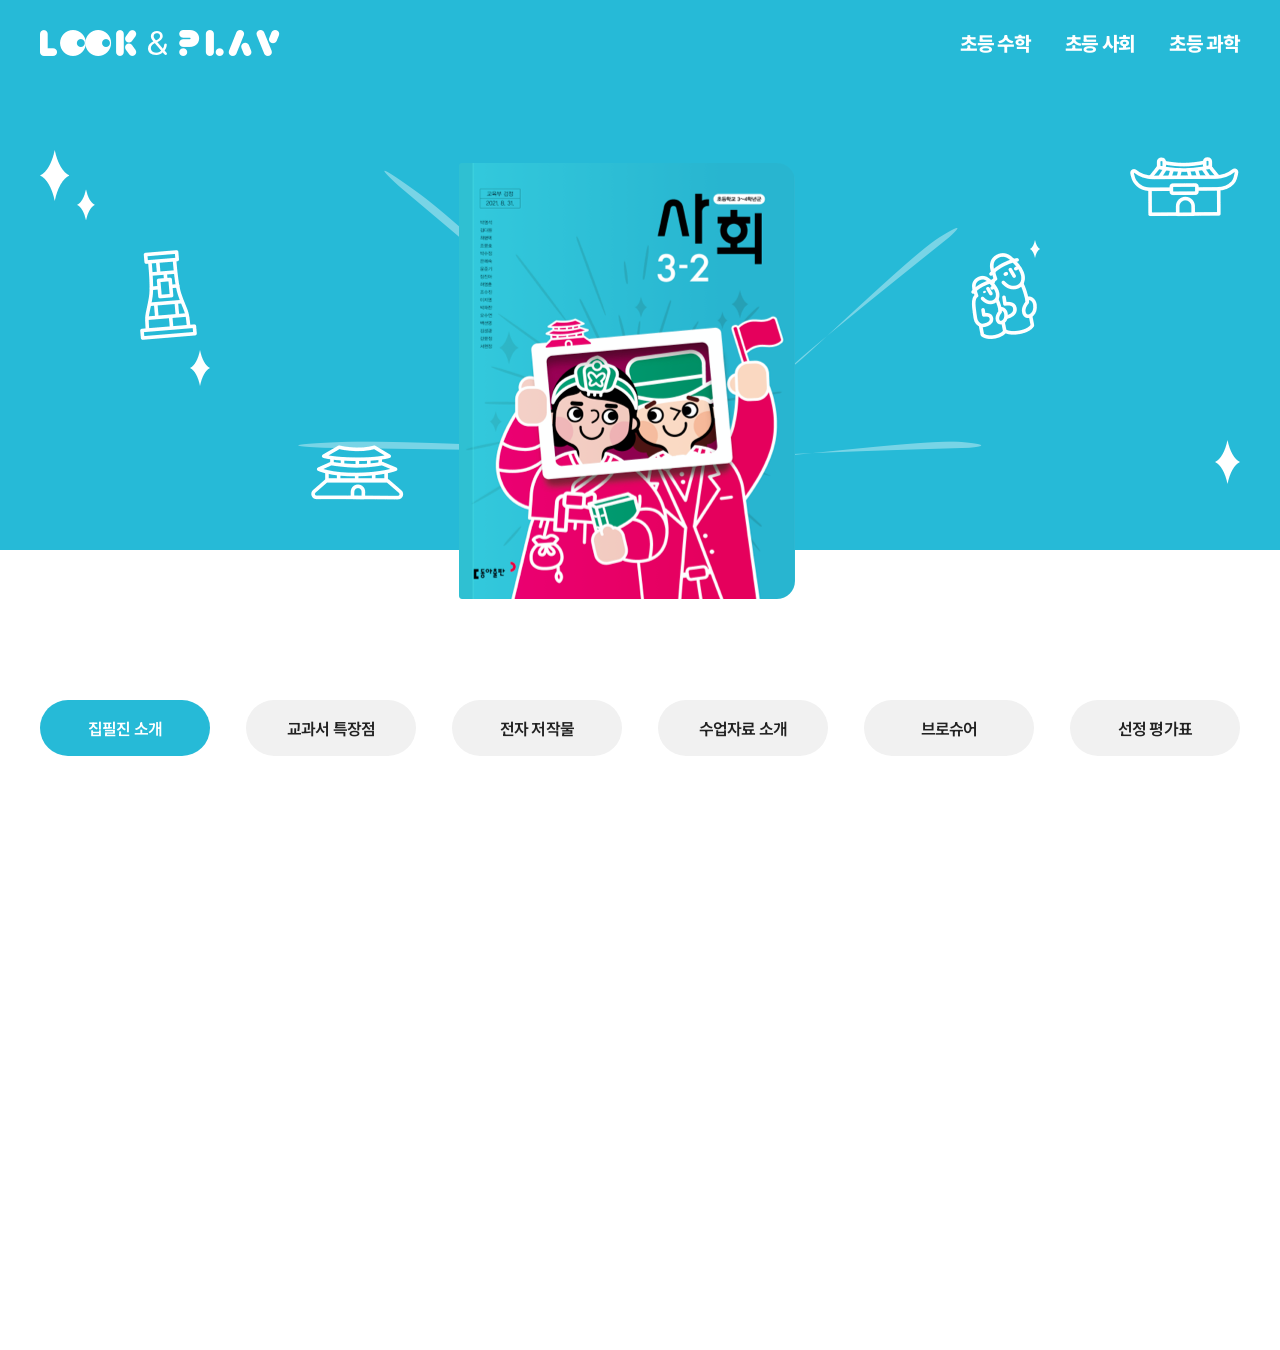
<file: 07-math/look_index.html>
<!DOCTYPE html>
<html lang="ko">
<head>
    <meta charset="UTF-8">
    <meta http-equiv="X-UA-Compatible" content="IE=edge">
    <meta name="viewport" content="width=device-width, initial-scale=1.0">
    <title>새로운 동아출판 초등교과서</title>
    <link rel="stylesheet" href="reset.css">
    <style>
        header {
            z-index:999; 
            position:fixed; left:50%; top:0; width:1200px; margin-left:-600px;
            display:flex; justify-content:space-between; align-items:center;
            padding:30px 0;
        }
        header nav a {
            letter-spacing:-1.3px; color:#fff; font-size:1.2rem;
            text-decoration:none; margin-left:30px; font-weight:800;
        }
        /* 메인 */
        main {height:150vh; }
        main #visual {background:#26bad7; min-width:1200px; margin:0 auto; height:550px; position:relative;}
        main #visual #deco {position:relative; width:1200px; margin:0 auto;}
        main #visual #deco .obj {position:absolute;}

        main #visual #deco .obj1 {
            top:170px; left:50%; margin-left:-342px;
            animation:rotate1 18s alternate infinite linear;
        }
        main #visual #deco .obj2 {
            left:0; top:150px;
            animation: scale 3s alternate infinite linear;
            
        }
        main #visual #deco .obj3 {
            left:100px; top:250px;
            animation:rotate1 1.8s alternate infinite linear;
        }
        main #visual #deco .obj4 {
            left:150px; top:350px;
            animation: scale 3s alternate infinite linear;
        }
        main #visual #deco .obj5 {
            right:0; top:150px;
            animation:rotate1 1.8s alternate-reverse infinite linear;
        }
        main #visual #deco .obj6 {
            right:200px; top:250px;
            animation:rotate1 1.8s alternate infinite linear;
        }
        main #visual #deco .obj7 {
            right:200px; top:240px;
            animation: scale 3s alternate infinite linear;
        }
        main #visual #deco .obj8 {
            left:270px; top:440px;
            animation:rotate1 1.8s alternate-reverse infinite linear;
        }
        main #visual #deco .obj9 {
            right:0; top:440px;
            animation: scale 3s alternate infinite linear;
        }

        main #book_center {
            position:absolute; 
            left:50%; bottom:-50px; margin-left:-181px;
            display:flex;
        }
        /* 카테고리 */
        main .category {
            display:flex; justify-content:space-between;
            width:1200px; margin:150px auto 0;
        }
        main .category a {
            text-decoration:none; width:170px;
            border-radius:50px; padding:20px 0; letter-spacing:-0.9px; font-weight:600;
            text-align:center; background:#f1f1f1; color:#222;
        }
        main .category a.active {background:#26bad7; color:#fff;}

        /* 애니메이션 */
        @keyframes rotate1 {
            0% {transform: rotate(0deg);}
            100% {transform: rotate(30deg);}
        }
        @keyframes scale {
            0% {transform: scale(1);}
            100% {transform: scale(1.4);}
        }
        /* @keyframes rotate2{
            0% {transform: rotate(0deg);}
            100% {transform: rotate(80deg);}
        } */

    </style>
</head>
<body>
    <header>
        <h1><a href="#"><img src="images3/logo-top-sub.png" alt="LOOK & PLAY"></a></h1>
        <nav>
            <a href="#">초등 수학</a>
            <a href="#">초등 사회</a>
            <a href="#">초등 과학</a>
        </nav>
    </header>
    <main>
        <div id="visual">
            <div id="deco">
                <span class="obj obj1"><img src="images3/sub-top-obj1.png" alt=""></span>
                <span class="obj obj2"><img src="images3/sub3-top-obj1.png" alt=""></span>
                <span class="obj obj3"><img src="images3/sub3-top-obj2.png" alt=""></span>
                <span class="obj obj4"><img src="images3/sub3-top-obj3.png" alt=""></span>
                <span class="obj obj5"><img src="images3/sub3-top-obj4.png" alt=""></span>
                <span class="obj obj6"><img src="images3/sub3-top-obj5.png" alt=""></span>
                <span class="obj obj7"><img src="images3/sub3-top-obj6.png" alt=""></span>
                <span class="obj obj8"><img src="images3/sub3-top-obj7.png" alt=""></span>
                <span class="obj obj9"><img src="images3/sub3-top-obj8.png" alt=""></span>
            </div>
            <div id="book_center">
                <!-- <span><img src="images3/society-1-3-2-left.png" alt=""></span> -->
                <span><img src="images3/society-1-3-2.png" alt=""></span>
            </div>
        </div>
        <div class="category">
            <a href="#" class="active">집필진 소개</a>
            <a href="#">교과서 특장점</a>
            <a href="#">전자 저작물</a>
            <a href="#">수업자료 소개</a>
            <a href="#">브로슈어</a>
            <a href="#">선정 평가표</a>
        </div>
    </main>
</body>
</html>
</file>
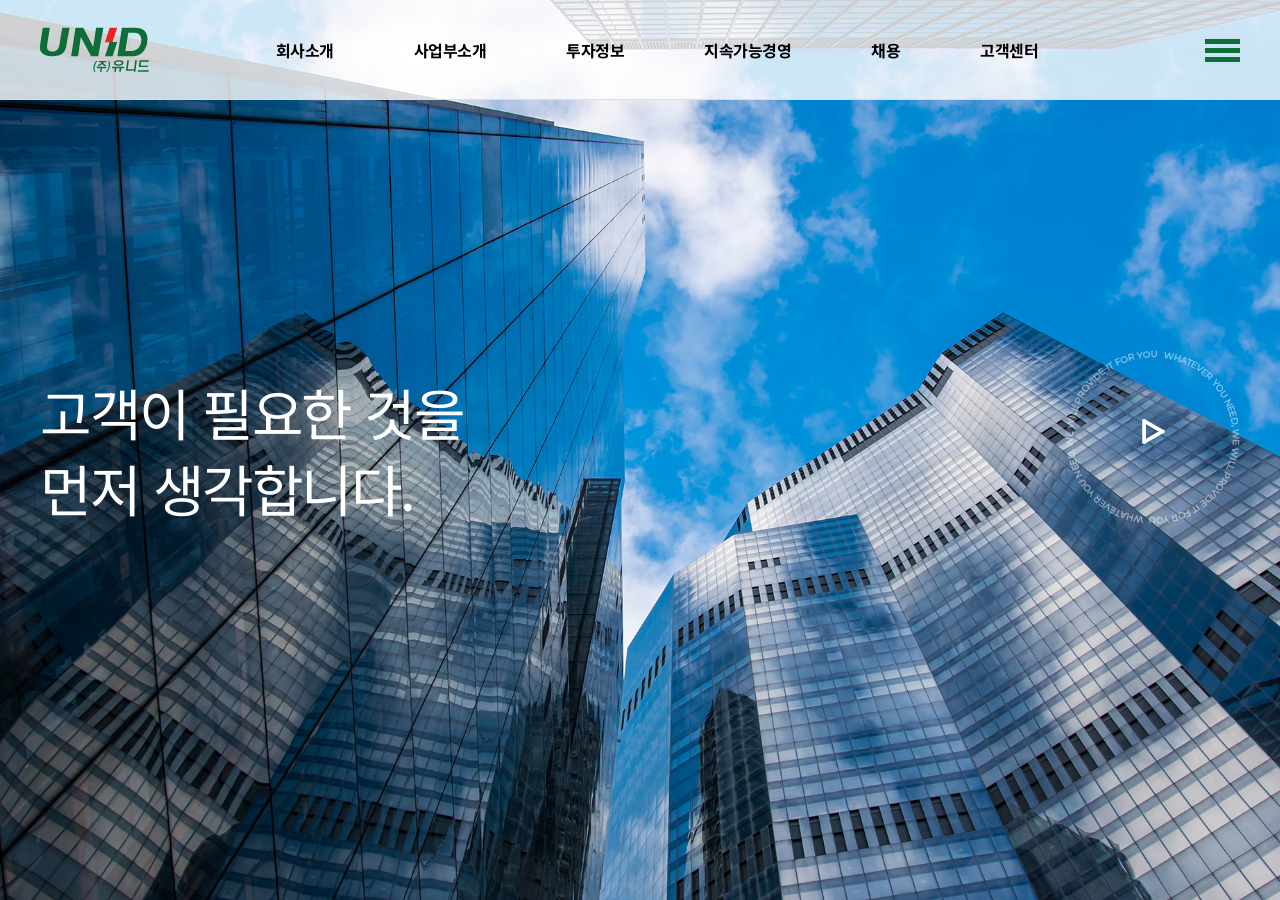
<file: 07-math/unid_index.html>
<!-- 1025-unid-index.html -->
<!DOCTYPE html>
<html lang="ko">
<head>
    <meta charset="UTF-8">
    <meta http-equiv="X-UA-Compatible" content="IE=edge">
    <meta name="viewport" content="width=device-width, initial-scale=1.0">
    <title>(주)유니드</title>
    <link rel="stylesheet" href="reset.css">
    <style>
        /* #0f6e38 , w1200px*/
        /* header */
        #h_bg {
            background:rgba(255,255,255,0.8);
            position:fixed; left:0; top:0; z-index:999; width:100%;
            animation:top_ani 0.5s ease both;
        }
        #h_bg header {
            width:1200px; height:100px; margin:0 auto;
            display:flex; justify-content:space-between; align-items:center;
        }
        /* header-nav */
        #h_bg header nav a {letter-spacing:-0.5px;}
        #h_bg header nav .main {display:flex; justify-content:space-between; align-items:center;}
        #h_bg header nav .main > li > a {
            display: block; padding: 0 60px 0 20px; height: 100px;
            font-weight:bold; line-height: 100px;
        }
        /* header-nav-.dep1 */
        #h_bg header nav .main > li > .dep1 {
            position:absolute; width:100%; height:0; transition:height 0.5s;
            background:#fff; padding-left:20px; z-index:800; overflow:hidden;
        }
        #h_bg header nav .main > li > .dep1 > li {}
        #h_bg header nav .main > li > .dep1 > li > a {display:block; padding:20px 0;}
        /* header-nav-.dep2 */
        #h_bg header nav .main > li > .dep1 > li > .dep2 {}
        #h_bg header nav .main > li > .dep1 > li > .dep2 li {}
        #h_bg header nav .main > li > .dep1 > li > .dep2 li a {
            font-size:0.875rem; border-bottom:1px dashed #ddd; color:#888;
            padding:15px 0 15px 20px; display:block;
        }
        #h_bg header nav .main > li > .dep1 a:hover {color:#0f6e38 !important;}
        /* header-nav-nav_bg */
        #h_bg header nav .nav_bg {
            background:#fff; position:absolute; z-index:700; left:0;
            width:100%; height:0; transition:height 0.5s;
            top:99px;
            border-top:1px solid #ddd;
        }
        /* header-all-nav */
        #h_bg header .all_nav {
            width:35px; height:23px;
            display:flex; flex-flow:column nowrap; justify-content:space-between;
        }
        #h_bg header .all_nav span {background:#0f6e38; width:100%; height:5px;}
        /* main */
        main {background:url(images/unid/bg.jpg) center top;background-size:cover; height:100vh;}
        main .center {
            width:1200px; height:100vh; margin: 0 auto;
            display:flex; justify-content: space-between; align-items:center;
        }
        main .center h1 { display:flex; flex-flow:column nowrap; justify-content: space-between;}
        main .center h1 span {font-size:3.5rem; letter-spacing:-2.5px; padding:10px 0; color:#fff;}
        main .center h1 span:nth-child(1){animation: txt1 0.9s;}
        main .center h1 span:nth-child(2){opacity: 0; animation: txt1 0.9s 0.5s both;}
        main .center .right {
            position:relative; right:174px; top:-100px;
            animation: moveIcon 2s;
        }
        main .center .right span {
            position:absolute; width:174px; height:174px;
            
        }
        main .center .right span:nth-child(1) {animation:circle 3s linear infinite;}
        main .center .right span:nth-child(2) {text-align:center; line-height:174px;}
        /* animation */
        @keyframes txt1 {
            0% {opacity:0; transform: translateY(15px);}
            100% {opacity:1; transform: translateY(0px);}
        }
        @keyframes circle {
            0% {transform: rotate(0deg);}
            100% {transform: rotate(360deg);}
        }
        @keyframes moveIcon {
            0% {transform:translateX(100px); opacity:0;}
            100% {transform:translateX(0px); opacity:1;}
        }
    </style>
</head>
<body>
    <div id="wrap">
        <div id="h_bg">
            <header>
                <h1><a href="#"><img src="images/unid/logo.png" alt="유니드"></a></h1>
                <nav>
                    <ul class="main"><!--global navigation bar == gnb명도 많이 사용-->
                        <li><a href="#">회사소개</a>
                            <ul class="dep1"><!--서브메뉴의 깊이에 따라 depth처리 ex)dep1, dep2, dep1-1등-->
                                <li><a href="#">회사소개</a></li>
                                <li><a href="#">CEO인사말</a></li>
                                <li><a href="#">연혁</a></li>
                                <li><a href="#">2030 VISION</a></li>
                            </ul>
                        </li>
                        <li><a href="#">사업부소개</a>
                            <ul class="dep1">
                                <li><a href="#">화학사업부(CA)</a>
                                    <ul class="dep2"><!--두번째 서브메뉴 dep2-->
                                        <li><a href="#">수산화칼륨</a></li>
                                        <li><a href="#">탄산칼륨</a></li>
                                        <li><a href="#">염산</a></li>
                                    </ul>
                                </li>
                                <li><a href="#">보드사업부(BT)</a>
                                    <ul class="dep2">
                                        <li><a href="#">MDF</a></li>
                                        <li><a href="#">LPM</a></li>
                                        <li><a href="#">제재목</a></li>
                                        <li><a href="#">GOSSPAN</a></li>
                                        <li><a href="#">ECOPAN</a></li>
                                        <li><a href="#">올고다 마루</a></li>
                                    </ul>
                                </li>
                            </ul>
                        </li>
                        <li><a href="#">투자정보</a>
                            <ul class="dep1">
                                <li><a href="#">경영정보</a></li>
                                <li><a href="#">재무정보</a></li>
                                <li><a href="#">주가정보</a></li>
                                <li><a href="#">공시자료</a></li>
                                <li><a href="#">IR자료실</a></li>
                            </ul>
                        </li>
                        <li><a href="#">지속가능경영</a>
                            <ul class="dep1">
                                <li><a href="#">윤리경영</a></li>
                                <li><a href="#">안전환경경영</a></li>
                                <li><a href="#">사회공헌</a></li>
                            </ul>
                        </li>
                        <li><a href="#">채용</a>
                            <ul class="dep1">
                                <li><a href="#">채용사이트</a></li>
                            </ul>
                        </li>
                        <li><a href="#">고객센터</a>
                            <ul class="dep1">
                                <li><a href="#">뉴스</a></li>
                                <li><a href="#">홍보동영상</a></li>
                            </ul>
                        </li>
                    </ul>
                    <div class="nav_bg"><!--서브배경--></div>
                </nav>
                <a href="#" class="all_nav">
                    <span></span>
                    <span></span>
                    <span></span>
                </a>
            </header>
        </div><!--e:#h_bg-->
        <main>
            <div class="center">
                <h1>
                    <span>고객이 필요한 것을</span>
                    <span>먼저 생각합니다.</span>
                </h1>
                <div class="right">
                    <span><img src="images/unid/play_line_bg_small.png" alt=""></span>
                    <span><img src="images/unid/play_icon.png" alt=""></span>
                </div>
            </div>
        </main>
    </div><!--e:#wrap-->
</body>
</html>
</file>
<file: 11-private/styles/desktop.css>
body, html {background:rgb(9,13,43)}
/* design */
header {
    height:80px; width:1400px; margin:0 auto;
    display:flex; justify-content:space-between;
    align-items:center; z-index:999;
    position:fixed; left:50%; top:0; margin-left:-700px;
}
header nav {display: flex; justify-content: center;}
header nav a {margin:0 7px; color:#fff;}
header .right a {
    position:relative; padding:5px 5px 5px 27px;
    border:1px dashed rgba(255,255,255,0.6); 
    font-size:0.875rem; border-radius:3px;
}
header .right a::before {
    content:''; display:block;
    position:absolute; left:2px; top:3px;
    width:20px; height:20px;
    background-image:url(../images/ic_sp_store.png);
}
header .right a:first-child::before {background-position:0 0;}
header .right a:last-child::before {background-position:-20px 0;}
.mobile_nav_icon {display:none;}
/* main */
main {
    position: relative;
    width: 1400px;
    margin: 0 auto;
    top: 80px;
    text-align: center;
}
main > * {max-width:1400px; margin:0 auto;}
/* 중첩순서 처리 배경(10) 그라디언트(20) 나머지(30) */
main .bg_wrap {position:absolute; z-index:10;}
main .bg_wrap::before,main .bg_wrap::after {
    content: ''; display: block; 
    height: 100%; width: 25%;;  
    position:absolute;  top:0;
    background: linear-gradient(90deg,rgb(9,13,43), transparent);
    z-index: 999;
}
main .bg_wrap::before {left:0;;}
main .bg_wrap::after {right:0; transform: scaleX(-1);}
main .txt, main .car_list, main .car, main .scroll {
    width:1400px; margin:0 auto; position:relative; z-index:30;
}
/* 메인배경 */
main .bg_wrap .bg {width:1400px; margin:0 auto;}
main .bg_wrap .bg1 {
    height:100px; 
    background:url(../images/bg_cloud.png) repeat-x;
}
main .bg_wrap .bg2 {
    height:200px; 
    
    background:url(../images/bg_city1.png) repeat-x;
}
main .bg_wrap .bg3 {
    height:100px; position:relative; top:-96px;
    background:url(../images/bg_city2.png) repeat-x;
}
/* 메인제목 */
main .txt {}
/* 메인 자동차 위 리스트3 */
/* 메인 자동차 */
main .car {margin-top:150px; text-align:center; width:600px;}
main .car #car {width:100%;}
main .car #left_tire, main .car #right_tire {
    position:absolute; bottom:25px; width:67px;
}
main .car #left_tire {left:102px; }
main .car #right_tire {right:91px;}
</file>
<file: 11-private/styles/animation.css>
@keyframes move {
    0% {transform: rotate(0deg);}
    100% {transform: rotate(360deg);}
}
@keyframes trans {
    0% {background-position-x:0 ;}
    100% {background-position-x: 1000px;}
}
main .car #left_tire, main .car #right_tire {animation:move 0.8s linear infinite;}
main .bg_wrap .bg1 { animation:trans 90s infinite linear ; }
main .bg_wrap .bg2 { animation:trans 30s infinite linear ; }
main .bg_wrap .bg3 {animation:trans 10s infinite linear ;}
</file>
